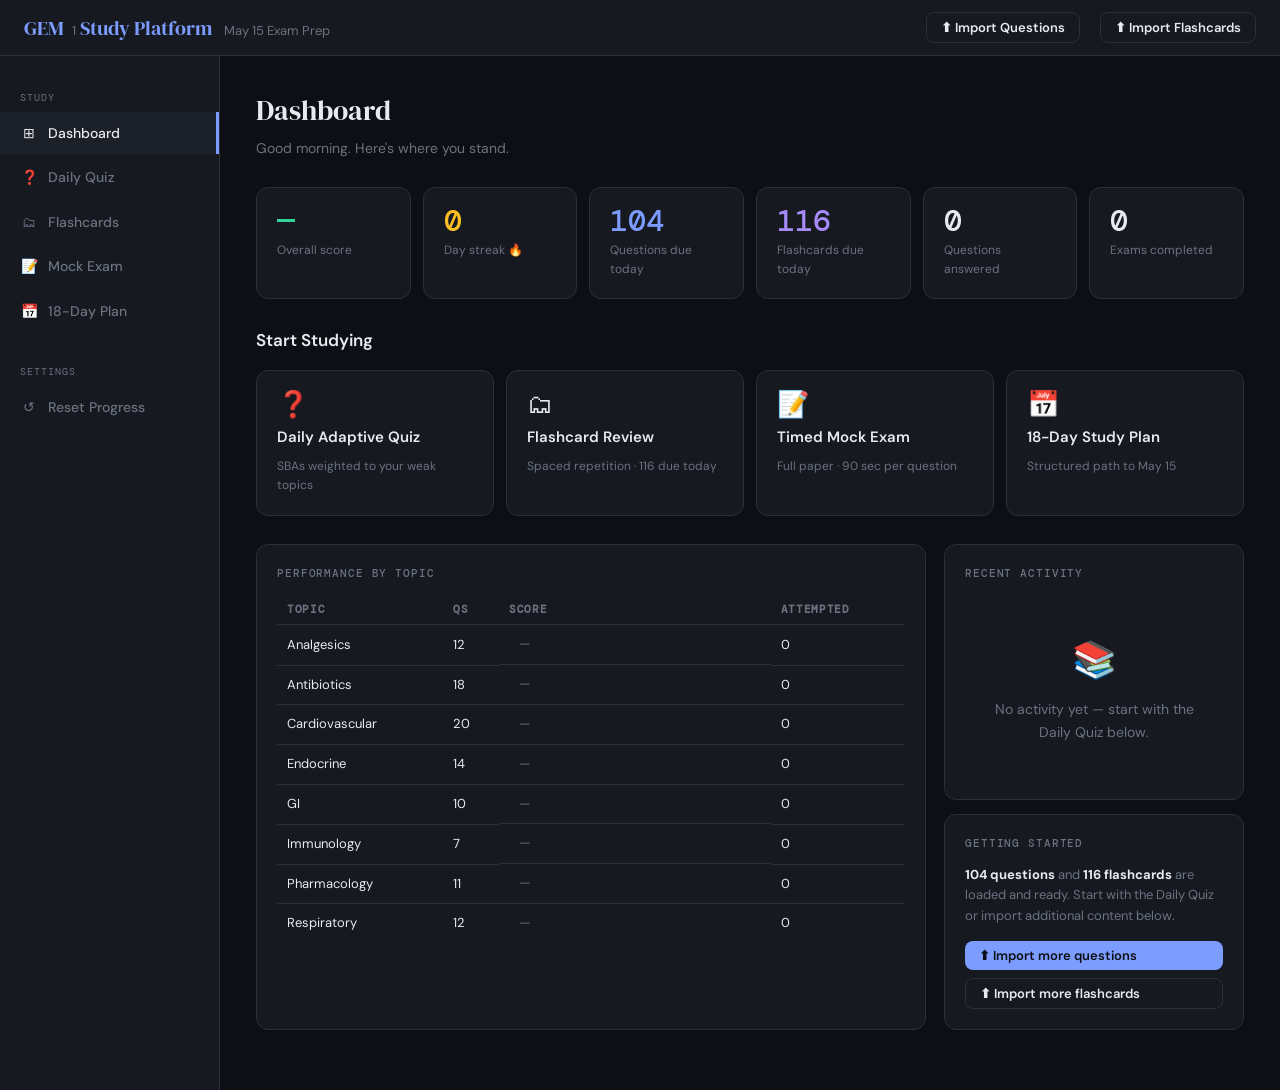
<file: index.html>
<!DOCTYPE html>
<html lang="en">
<head>
  <meta charset="UTF-8" />
  <meta name="viewport" content="width=device-width, initial-scale=1.0" />
  <title>GEM1 Study Platform</title>
  <link rel="preconnect" href="https://fonts.googleapis.com" />
  <link href="https://fonts.googleapis.com/css2?family=DM+Serif+Display:ital@0;1&family=DM+Mono:wght@400;500&family=DM+Sans:wght@300;400;500;600&display=swap" rel="stylesheet" />
  <link rel="stylesheet" href="css/styles.css" />
</head>
<body>
<div class="app-shell">

  <header class="topbar">
    <div class="logo">GEM<span>1</span> Study Platform <span>May 15 Exam Prep</span></div>
    <button class="btn btn-outline btn-sm" onclick="openImportModal('questions')">⬆ Import Questions</button>
    <button class="btn btn-outline btn-sm" style="margin-left:8px" onclick="openImportModal('flashcards')">⬆ Import Flashcards</button>
  </header>

  <nav class="sidebar">
    <div class="sidebar-section">Study</div>
    <a href="index.html" class="active"><span class="icon">⊞</span> Dashboard</a>
    <a href="quiz.html"><span class="icon">❓</span> Daily Quiz</a>
    <a href="flashcards.html"><span class="icon">🗂</span> Flashcards</a>
    <a href="exam.html"><span class="icon">📝</span> Mock Exam</a>
    <a href="schedule.html"><span class="icon">📅</span> 18-Day Plan</a>
    <div class="sidebar-section" style="margin-top:16px">Settings</div>
    <a href="#" onclick="if(confirm('Reset ALL progress? This cannot be undone.')){clearAllData();location.reload();}return false;">
      <span class="icon">↺</span> Reset Progress
    </a>
  </nav>

  <main class="main">
    <h1>Dashboard</h1>
    <p class="subtitle" id="greeting">Good to see you.</p>

    <div class="stats-grid">
      <div class="stat-tile green">
        <div class="value" id="stat-overall">—</div>
        <div class="label">Overall score</div>
      </div>
      <div class="stat-tile yellow">
        <div class="value" id="stat-streak">0</div>
        <div class="label">Day streak 🔥</div>
      </div>
      <div class="stat-tile blue">
        <div class="value" id="stat-due-q">—</div>
        <div class="label">Questions due today</div>
      </div>
      <div class="stat-tile" style="--value-color:var(--accent2)">
        <div class="value" id="stat-due-fc" style="color:var(--accent2)">—</div>
        <div class="label">Flashcards due today</div>
      </div>
      <div class="stat-tile">
        <div class="value mono" id="stat-answered">0</div>
        <div class="label">Questions answered</div>
      </div>
      <div class="stat-tile">
        <div class="value mono" id="stat-exams">0</div>
        <div class="label">Exams completed</div>
      </div>
    </div>

    <h2>Start Studying</h2>
    <div class="launch-grid">
      <a class="launch-btn" href="quiz.html">
        <div class="btn-icon">❓</div>
        <div class="btn-title">Daily Adaptive Quiz</div>
        <div class="btn-sub">SBAs weighted to your weak topics</div>
      </a>
      <a class="launch-btn" href="flashcards.html">
        <div class="btn-icon">🗂</div>
        <div class="btn-title">Flashcard Review</div>
        <div class="btn-sub">Spaced repetition · <span id="fc-due-inline">—</span> due today</div>
      </a>
      <a class="launch-btn" href="exam.html">
        <div class="btn-icon">📝</div>
        <div class="btn-title">Timed Mock Exam</div>
        <div class="btn-sub">Full paper · 90 sec per question</div>
      </a>
      <a class="launch-btn" href="schedule.html">
        <div class="btn-icon">📅</div>
        <div class="btn-title">18-Day Study Plan</div>
        <div class="btn-sub">Structured path to May 15</div>
      </a>
    </div>

    <div class="section-row">
      <div class="card">
        <div class="card-title">Performance by topic</div>
        <table class="topic-table">
          <thead>
            <tr>
              <th>Topic</th>
              <th>Qs</th>
              <th style="min-width:180px">Score</th>
              <th>Attempted</th>
            </tr>
          </thead>
          <tbody id="topic-tbody">
            <tr><td colspan="4" class="empty-state" style="padding:20px 0">Complete your first quiz to see topic stats.</td></tr>
          </tbody>
        </table>
      </div>

      <div style="display:flex;flex-direction:column;gap:14px">
        <div class="card">
          <div class="card-title">Recent activity</div>
          <div id="activity-list" class="activity-list">
            <div class="empty-state" style="padding:16px 0;font-size:13px">No activity yet.</div>
          </div>
        </div>

        <div class="card" id="import-hint">
          <div class="card-title">Getting started</div>
          <p style="font-size:13px;color:var(--muted);margin-bottom:14px">
            <strong style="color:var(--text)">104 questions</strong> and <strong style="color:var(--text)">116 flashcards</strong> are loaded and ready. Start with the Daily Quiz or import additional content below.
          </p>
          <div style="display:flex;flex-direction:column;gap:8px">
            <button class="btn btn-primary btn-sm" onclick="openImportModal('questions')">⬆ Import more questions</button>
            <button class="btn btn-outline btn-sm" onclick="openImportModal('flashcards')">⬆ Import more flashcards</button>
          </div>
        </div>
      </div>
    </div>
  </main>
</div>

<!-- Import modal -->
<div class="modal-backdrop hidden" id="import-modal">
  <div class="modal">
    <h2>Import Data</h2>
    <p>Paste a JSON array of <span id="import-type-label">items</span>.</p>
    <input type="hidden" id="import-type" value="questions" />
    <textarea id="import-textarea" placeholder='[{"id":"q001","topic":"Cardiology","stem":"...","options":{"A":"...","B":"...","C":"...","D":"...","E":"..."},"answer":"A","explanation":"..."}]'></textarea>
    <div class="error-msg" id="import-error"></div>
    <div class="modal-footer">
      <button class="btn btn-outline btn-sm" onclick="closeImportModal()">Cancel</button>
      <button class="btn btn-primary btn-sm" onclick="runImport()">Import</button>
    </div>
  </div>
</div>

<script src="js/data.js"></script>
<script src="js/storage.js"></script>
<script src="js/dashboard.js"></script>
<script>
  const hr = new Date().getHours();
  const greet = hr < 12 ? 'Good morning' : hr < 17 ? 'Good afternoon' : 'Good evening';
  document.getElementById('greeting').textContent = greet + '. Here\'s where you stand.';

  document.addEventListener('DOMContentLoaded', () => {
    document.getElementById('fc-due-inline').textContent = countDueFlashcards(FLASHCARDS);
  });
</script>
</body>
</html>
</file>
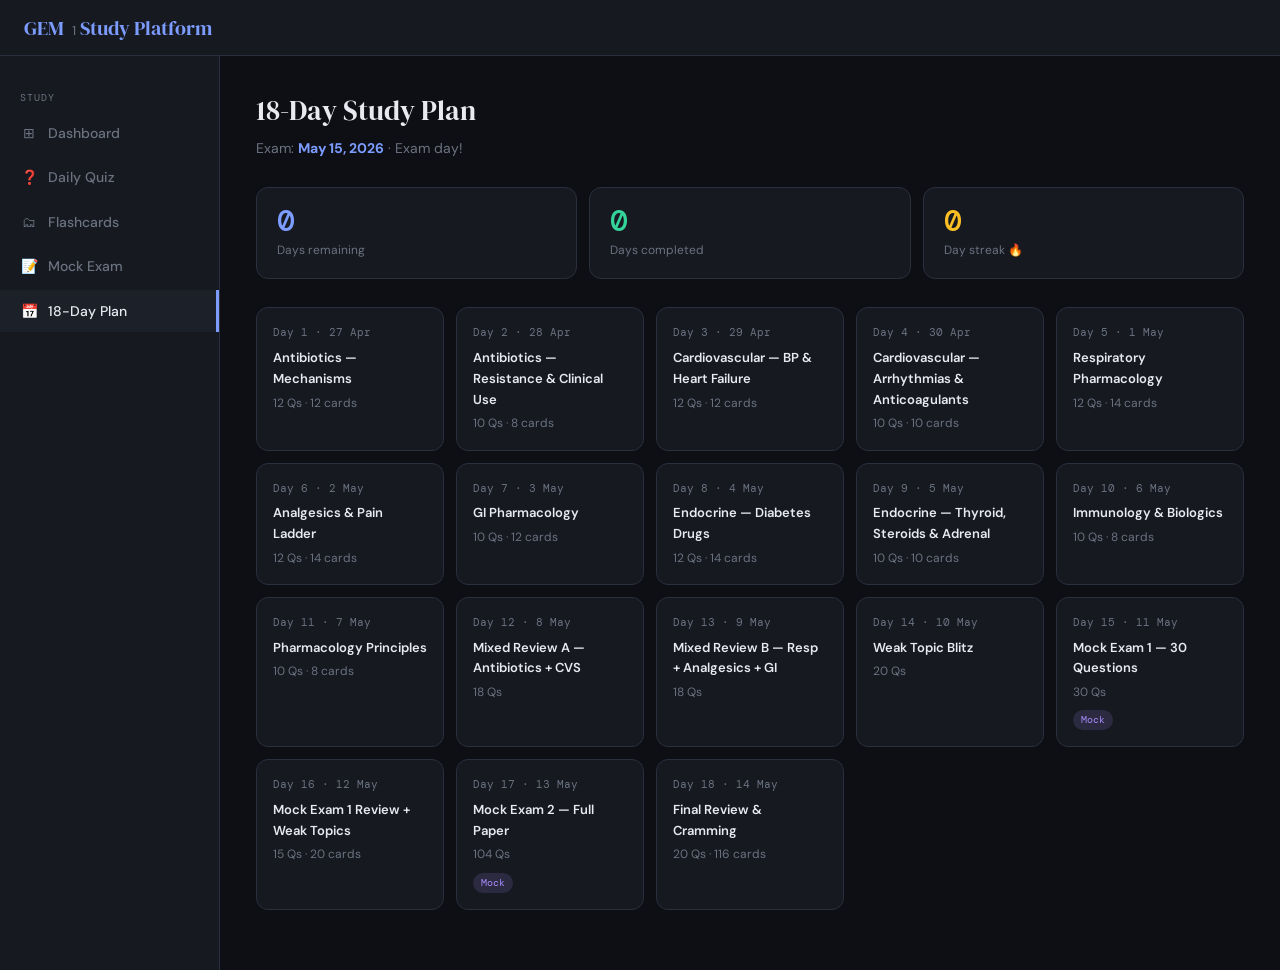
<file: schedule.html>
<!DOCTYPE html>
<html lang="en">
<head>
  <meta charset="UTF-8" />
  <meta name="viewport" content="width=device-width, initial-scale=1.0" />
  <title>18-Day Plan · GEM1</title>
  <link rel="preconnect" href="https://fonts.googleapis.com" />
  <link href="https://fonts.googleapis.com/css2?family=DM+Serif+Display:ital@0;1&family=DM+Mono:wght@400;500&family=DM+Sans:wght@300;400;500;600&display=swap" rel="stylesheet" />
  <link rel="stylesheet" href="css/styles.css" />
</head>
<body>
<div class="app-shell">
  <header class="topbar">
    <div class="logo">GEM<span>1</span> Study Platform</div>
  </header>
  <nav class="sidebar">
    <div class="sidebar-section">Study</div>
    <a href="index.html"><span class="icon">⊞</span> Dashboard</a>
    <a href="quiz.html"><span class="icon">❓</span> Daily Quiz</a>
    <a href="flashcards.html"><span class="icon">🗂</span> Flashcards</a>
    <a href="exam.html"><span class="icon">📝</span> Mock Exam</a>
    <a href="schedule.html" class="active"><span class="icon">📅</span> 18-Day Plan</a>
  </nav>
  <main class="main">
    <h1>18-Day Study Plan</h1>
    <p class="subtitle" id="plan-subtitle">Exam: <strong>May 15, 2026</strong> · Loading…</p>

    <div class="stats-grid" style="margin-bottom:28px">
      <div class="stat-tile blue">
        <div class="value" id="days-remaining">—</div>
        <div class="label">Days remaining</div>
      </div>
      <div class="stat-tile green">
        <div class="value" id="days-complete">0</div>
        <div class="label">Days completed</div>
      </div>
      <div class="stat-tile yellow">
        <div class="value" id="plan-streak">0</div>
        <div class="label">Day streak 🔥</div>
      </div>
    </div>

    <div class="schedule-grid" id="schedule-grid"></div>

    <div id="day-detail" style="display:none" class="card">
      <div id="day-detail-inner"></div>
    </div>
  </main>
</div>
<script src="js/data.js"></script>
<script src="js/storage.js"></script>
<script src="js/schedule.js"></script>
</body>
</html>
</file>
<file: css/styles.css>
@import url('https://fonts.googleapis.com/css2?family=DM+Serif+Display:ital@0;1&family=DM+Mono:wght@400;500&family=DM+Sans:wght@300;400;500;600&display=swap');

/* ── Tokens ──────────────────────────────────────────────────────────────── */
:root {
  --bg:      #0d0f14;
  --card:    #161920;
  --card2:   #1c2029;
  --border:  #2a2f3d;
  --accent:  #7c9cff;
  --accent2: #a78bfa;
  --green:   #34d399;
  --red:     #f87171;
  --yellow:  #fbbf24;
  --text:    #e8eaf0;
  --muted:   #6b7280;
  --serif:   'DM Serif Display', serif;
  --sans:    'DM Sans', sans-serif;
  --mono:    'DM Mono', monospace;
  --radius:  12px;
  --shadow:  0 4px 28px rgba(0,0,0,.5);
}

*, *::before, *::after { box-sizing: border-box; margin: 0; padding: 0; }

body {
  background: var(--bg);
  color: var(--text);
  font-family: var(--sans);
  min-height: 100vh;
  font-size: 15px;
  line-height: 1.6;
}

a { color: var(--accent); text-decoration: none; }
a:hover { text-decoration: underline; }

/* ── App shell ───────────────────────────────────────────────────────────── */
.app-shell {
  display: grid;
  grid-template-columns: 220px 1fr;
  grid-template-rows: auto 1fr;
  min-height: 100vh;
}

/* Top bar */
.topbar {
  grid-column: 1 / -1;
  display: flex;
  align-items: center;
  gap: 12px;
  padding: 0 24px;
  height: 56px;
  background: var(--card);
  border-bottom: 1px solid var(--border);
  position: sticky;
  top: 0;
  z-index: 50;
}
.topbar .logo {
  font-family: var(--serif);
  font-size: 20px;
  color: var(--accent);
  flex: 1;
}
.topbar .logo span {
  color: var(--muted);
  font-family: var(--sans);
  font-size: 13px;
  font-weight: 400;
  margin-left: 8px;
}

/* Progress bar (for quiz/exam pages) */
#progress-wrap {
  grid-column: 1 / -1;
  height: 3px;
  background: var(--border);
}
#progress-fill {
  height: 100%;
  background: linear-gradient(90deg, var(--accent), var(--accent2));
  width: 0%;
  transition: width .4s ease;
}

/* Sidebar */
.sidebar {
  background: var(--card);
  border-right: 1px solid var(--border);
  padding: 20px 0;
  display: flex;
  flex-direction: column;
  gap: 2px;
}
.sidebar a {
  display: flex;
  align-items: center;
  gap: 10px;
  padding: 10px 20px;
  color: var(--muted);
  font-size: 14px;
  font-weight: 500;
  transition: background .15s, color .15s;
}
.sidebar a:hover, .sidebar a.active {
  background: var(--card2);
  color: var(--text);
  text-decoration: none;
}
.sidebar a.active { border-right: 3px solid var(--accent); }
.sidebar .icon { width: 18px; text-align: center; font-style: normal; }
.sidebar-section {
  padding: 14px 20px 4px;
  font-family: var(--mono);
  font-size: 10px;
  text-transform: uppercase;
  letter-spacing: .1em;
  color: var(--muted);
}

/* Main */
.main {
  padding: 32px 36px;
  overflow-y: auto;
}

/* ── Typography ──────────────────────────────────────────────────────────── */
h1 { font-family: var(--serif); font-size: 28px; font-weight: 400; margin-bottom: 4px; }
h2 { font-size: 17px; font-weight: 600; margin-bottom: 16px; }
h3 { font-size: 15px; font-weight: 600; }
.subtitle { color: var(--muted); font-size: 14px; margin-bottom: 28px; }
.mono { font-family: var(--mono); }

/* ── Stat tiles ──────────────────────────────────────────────────────────── */
.stats-grid {
  display: grid;
  grid-template-columns: repeat(auto-fit, minmax(150px, 1fr));
  gap: 12px;
  margin-bottom: 28px;
}
.stat-tile {
  background: var(--card);
  border: 1px solid var(--border);
  border-radius: var(--radius);
  padding: 18px 20px;
}
.stat-tile .value {
  font-family: var(--mono);
  font-size: 30px;
  font-weight: 500;
  line-height: 1;
  margin-bottom: 5px;
}
.stat-tile .label { font-size: 12px; color: var(--muted); }
.stat-tile.green  .value { color: var(--green); }
.stat-tile.blue   .value { color: var(--accent); }
.stat-tile.yellow .value { color: var(--yellow); }
.stat-tile.purple .value { color: var(--accent2); }

/* ── Launch buttons ──────────────────────────────────────────────────────── */
.launch-grid {
  display: grid;
  grid-template-columns: repeat(auto-fit, minmax(190px, 1fr));
  gap: 12px;
  margin-bottom: 28px;
}
.launch-btn {
  display: flex;
  flex-direction: column;
  gap: 8px;
  padding: 20px;
  background: var(--card);
  border: 1px solid var(--border);
  border-radius: var(--radius);
  color: var(--text);
  cursor: pointer;
  transition: border-color .15s, background .15s;
  text-decoration: none;
}
.launch-btn:hover {
  border-color: var(--accent);
  background: var(--card2);
  text-decoration: none;
}
.launch-btn .btn-icon { font-size: 26px; line-height: 1; }
.launch-btn .btn-title { font-size: 15px; font-weight: 600; }
.launch-btn .btn-sub  { font-size: 12px; color: var(--muted); }
.launch-btn.disabled  { opacity: .45; pointer-events: none; }

/* ── Cards ───────────────────────────────────────────────────────────────── */
.card {
  background: var(--card);
  border: 1px solid var(--border);
  border-radius: var(--radius);
  padding: 20px;
}
.card-title {
  font-family: var(--mono);
  font-size: 11px;
  font-weight: 500;
  color: var(--muted);
  text-transform: uppercase;
  letter-spacing: .08em;
  margin-bottom: 12px;
}

/* ── Topic table ─────────────────────────────────────────────────────────── */
.topic-table { width: 100%; border-collapse: collapse; }
.topic-table th {
  text-align: left;
  font-family: var(--mono);
  font-size: 11px;
  color: var(--muted);
  text-transform: uppercase;
  letter-spacing: .06em;
  padding: 6px 10px;
  border-bottom: 1px solid var(--border);
}
.topic-table td {
  padding: 9px 10px;
  font-size: 13px;
  border-bottom: 1px solid var(--border);
  vertical-align: middle;
}
.topic-table tr:last-child td { border-bottom: none; }

.bar-wrap {
  background: var(--card2);
  border-radius: 99px;
  height: 6px;
  min-width: 100px;
  overflow: hidden;
}
.bar-fill {
  height: 100%;
  border-radius: 99px;
  background: var(--accent);
  transition: width .5s ease;
}
.bar-fill.good  { background: var(--green); }
.bar-fill.ok    { background: var(--yellow); }
.bar-fill.poor  { background: var(--red); }

.pct { font-family: var(--mono); font-size: 12px; min-width: 36px; text-align: right; }
.pct.good  { color: var(--green); }
.pct.ok    { color: var(--yellow); }
.pct.poor  { color: var(--red); }

/* ── Activity feed ───────────────────────────────────────────────────────── */
.activity-list { display: flex; flex-direction: column; gap: 10px; }
.activity-item { display: flex; align-items: center; gap: 10px; font-size: 13px; color: var(--muted); }
.a-dot { width: 7px; height: 7px; border-radius: 50%; background: var(--accent); flex-shrink: 0; }
.a-dot.green  { background: var(--green); }
.a-dot.yellow { background: var(--yellow); }
.a-dot.purple { background: var(--accent2); }
.activity-item strong { color: var(--text); }

/* ── Section row ─────────────────────────────────────────────────────────── */
.section-row {
  display: grid;
  grid-template-columns: 1fr 300px;
  gap: 18px;
  margin-bottom: 28px;
}

/* ── Buttons ─────────────────────────────────────────────────────────────── */
.btn {
  display: inline-flex;
  align-items: center;
  gap: 7px;
  padding: 9px 18px;
  border-radius: 8px;
  font-family: var(--sans);
  font-size: 14px;
  font-weight: 600;
  cursor: pointer;
  border: none;
  transition: opacity .15s, transform .1s;
}
.btn:active { transform: scale(.97); }
.btn-primary { background: var(--accent); color: #0d0f14; }
.btn-primary:hover { opacity: .88; }
.btn-outline {
  background: transparent;
  border: 1px solid var(--border);
  color: var(--text);
}
.btn-outline:hover { border-color: var(--accent); color: var(--accent); }
.btn-sm { padding: 6px 14px; font-size: 13px; }

/* ── Cat filter pills ────────────────────────────────────────────────────── */
.cat-bar {
  display: flex;
  gap: 8px;
  flex-wrap: wrap;
  margin-bottom: 28px;
}
.cat-btn {
  padding: 5px 14px;
  border-radius: 20px;
  border: 1px solid var(--border);
  background: transparent;
  color: var(--muted);
  font-family: var(--mono);
  font-size: 11px;
  cursor: pointer;
  transition: all .2s;
  text-transform: uppercase;
  letter-spacing: .06em;
}
.cat-btn:hover, .cat-btn.active {
  border-color: var(--accent);
  color: var(--accent);
  background: rgba(124,156,255,.08);
}

/* ── Question card ───────────────────────────────────────────────────────── */
.question-card {
  background: var(--card);
  border: 1px solid var(--border);
  border-radius: 16px;
  padding: 36px 40px 32px;
  animation: fadeSlide .3s ease;
}
@keyframes fadeSlide {
  from { opacity: 0; transform: translateY(10px); }
  to   { opacity: 1; transform: translateY(0); }
}
.q-meta {
  display: flex;
  justify-content: space-between;
  align-items: center;
  margin-bottom: 20px;
}
.q-tag {
  font-family: var(--mono);
  font-size: 11px;
  color: var(--accent2);
  text-transform: uppercase;
  letter-spacing: .08em;
  background: rgba(167,139,250,.1);
  padding: 3px 10px;
  border-radius: 10px;
}
.q-num {
  font-family: var(--mono);
  font-size: 12px;
  color: var(--muted);
}
.question-text {
  font-size: 18px;
  line-height: 1.65;
  margin-bottom: 28px;
}
.options { display: flex; flex-direction: column; gap: 10px; }
.option {
  background: var(--card2);
  border: 1.5px solid var(--border);
  border-radius: 10px;
  padding: 14px 18px;
  cursor: pointer;
  display: flex;
  align-items: flex-start;
  gap: 14px;
  transition: all .15s;
  font-size: 15px;
  line-height: 1.5;
}
.option:hover:not(.disabled) {
  border-color: var(--accent);
  background: rgba(124,156,255,.06);
}
.option-letter {
  font-family: var(--mono);
  font-size: 12px;
  font-weight: 500;
  color: var(--muted);
  min-width: 20px;
  margin-top: 2px;
}
.option.correct { border-color: var(--green); background: rgba(52,211,153,.08); }
.option.correct .option-letter { color: var(--green); }
.option.wrong   { border-color: var(--red);   background: rgba(248,113,113,.08); }
.option.wrong   .option-letter { color: var(--red); }
.option.disabled { cursor: default; }

/* ── Explanation box ─────────────────────────────────────────────────────── */
.explanation {
  display: none;
  margin-top: 22px;
  background: rgba(124,156,255,.05);
  border: 1px solid rgba(124,156,255,.2);
  border-radius: 10px;
  padding: 16px 20px;
}
.exp-label {
  font-family: var(--mono);
  font-size: 11px;
  text-transform: uppercase;
  letter-spacing: .07em;
  color: var(--accent);
  margin-bottom: 8px;
}
.explanation p { font-size: 14px; color: var(--text); line-height: 1.6; }
#next-btn {
  display: none;
  margin-top: 20px;
  padding: 12px 28px;
  background: var(--accent);
  color: #0d0f14;
  border: none;
  border-radius: 8px;
  font-family: var(--sans);
  font-size: 14px;
  font-weight: 600;
  cursor: pointer;
  transition: opacity .15s;
}
#next-btn:hover { opacity: .85; }

/* ── Results screen ──────────────────────────────────────────────────────── */
.results-screen { text-align: center; padding: 40px 20px; animation: fadeSlide .3s ease; }
.results-screen h2 {
  font-family: var(--serif);
  font-size: 26px;
  font-weight: 400;
  margin-bottom: 8px;
}
.big-score {
  font-family: var(--mono);
  font-size: 72px;
  font-weight: 500;
  line-height: 1;
  margin: 20px 0 8px;
  background: linear-gradient(135deg, var(--accent), var(--accent2));
  -webkit-background-clip: text;
  -webkit-text-fill-color: transparent;
}
.result-sub { font-size: 14px; color: var(--muted); margin-bottom: 28px; }
.result-breakdown {
  display: flex;
  justify-content: center;
  gap: 40px;
  margin-bottom: 32px;
}
.breakdown-item .val {
  font-family: var(--mono);
  font-size: 36px;
  font-weight: 500;
  line-height: 1;
}
.breakdown-item .lbl { font-size: 13px; color: var(--muted); margin-top: 4px; }
.val.green { color: var(--green); }
.val.red   { color: var(--red); }
.restart-btn {
  display: inline-block;
  padding: 12px 24px;
  border-radius: 8px;
  background: var(--accent);
  color: #0d0f14;
  border: none;
  font-family: var(--sans);
  font-size: 14px;
  font-weight: 600;
  cursor: pointer;
  margin: 6px;
  transition: opacity .15s;
}
.restart-btn:hover { opacity: .85; }
.restart-btn.outline {
  background: transparent;
  border: 1.5px solid var(--border);
  color: var(--text);
}
.restart-btn.outline:hover { border-color: var(--accent); color: var(--accent); }

/* ── Flashcard ───────────────────────────────────────────────────────────── */
.fc-container { max-width: 680px; margin: 0 auto; }
.fc-card-wrap {
  perspective: 1000px;
  height: 260px;
  margin-bottom: 24px;
  cursor: pointer;
}
.fc-card {
  width: 100%;
  height: 100%;
  position: relative;
  transform-style: preserve-3d;
  transition: transform .5s ease;
  border-radius: 16px;
}
.fc-card.flipped { transform: rotateY(180deg); }
.fc-face {
  position: absolute;
  inset: 0;
  backface-visibility: hidden;
  border-radius: 16px;
  background: var(--card);
  border: 1px solid var(--border);
  display: flex;
  flex-direction: column;
  align-items: center;
  justify-content: center;
  padding: 36px 40px;
  text-align: center;
}
.fc-face.back { transform: rotateY(180deg); background: var(--card2); }
.fc-face .fc-label {
  font-family: var(--mono);
  font-size: 10px;
  text-transform: uppercase;
  letter-spacing: .1em;
  color: var(--accent2);
  margin-bottom: 16px;
}
.fc-face .fc-text { font-size: 18px; line-height: 1.6; }
.fc-face.back .fc-text { font-size: 15px; color: var(--text); }
.fc-hint {
  text-align: center;
  font-family: var(--mono);
  font-size: 12px;
  color: var(--muted);
  margin-bottom: 20px;
}
.fc-grade-row {
  display: flex;
  justify-content: center;
  gap: 10px;
  margin-bottom: 24px;
}
.grade-btn {
  padding: 10px 20px;
  border-radius: 8px;
  border: 1.5px solid var(--border);
  background: transparent;
  color: var(--text);
  font-family: var(--sans);
  font-size: 13px;
  font-weight: 600;
  cursor: pointer;
  transition: all .15s;
}
.grade-btn.again { border-color: var(--red);    color: var(--red); }
.grade-btn.again:hover { background: rgba(248,113,113,.1); }
.grade-btn.hard  { border-color: var(--yellow); color: var(--yellow); }
.grade-btn.hard:hover  { background: rgba(251,191,36,.1); }
.grade-btn.good  { border-color: var(--green);  color: var(--green); }
.grade-btn.good:hover  { background: rgba(52,211,153,.1); }
.grade-btn.easy  { border-color: var(--accent); color: var(--accent); }
.grade-btn.easy:hover  { background: rgba(124,156,255,.1); }
.fc-progress {
  text-align: center;
  font-family: var(--mono);
  font-size: 13px;
  color: var(--muted);
}

/* ── Exam timer ──────────────────────────────────────────────────────────── */
.timer-bar {
  display: flex;
  align-items: center;
  gap: 16px;
  margin-bottom: 24px;
  padding: 12px 20px;
  background: var(--card);
  border: 1px solid var(--border);
  border-radius: 10px;
}
.timer-val {
  font-family: var(--mono);
  font-size: 22px;
  font-weight: 500;
  color: var(--accent);
  min-width: 60px;
}
.timer-val.warning { color: var(--yellow); }
.timer-val.danger  { color: var(--red); }
.timer-progress-wrap {
  flex: 1;
  background: var(--card2);
  border-radius: 99px;
  height: 6px;
  overflow: hidden;
}
.timer-progress-fill {
  height: 100%;
  border-radius: 99px;
  background: var(--accent);
  transition: width 1s linear, background .5s;
}

/* ── Schedule page ───────────────────────────────────────────────────────── */
.schedule-grid {
  display: grid;
  grid-template-columns: repeat(auto-fill, minmax(180px, 1fr));
  gap: 12px;
  margin-bottom: 28px;
}
.day-card {
  background: var(--card);
  border: 1px solid var(--border);
  border-radius: var(--radius);
  padding: 16px;
  cursor: pointer;
  transition: border-color .15s;
}
.day-card:hover { border-color: var(--accent); }
.day-card.today { border-color: var(--accent); background: rgba(124,156,255,.06); }
.day-card.done  { border-color: var(--green);  background: rgba(52,211,153,.05); }
.day-card.locked{ opacity: .4; pointer-events: none; }
.day-num {
  font-family: var(--mono);
  font-size: 11px;
  color: var(--muted);
  margin-bottom: 6px;
}
.day-card.today .day-num { color: var(--accent); }
.day-card.done  .day-num { color: var(--green); }
.day-title { font-size: 13px; font-weight: 600; margin-bottom: 4px; }
.day-sub   { font-size: 12px; color: var(--muted); }
.day-badge {
  display: inline-block;
  margin-top: 8px;
  padding: 2px 8px;
  border-radius: 99px;
  font-family: var(--mono);
  font-size: 10px;
}
.day-badge.done   { background: rgba(52,211,153,.15);  color: var(--green); }
.day-badge.today  { background: rgba(124,156,255,.15); color: var(--accent); }
.day-badge.mock   { background: rgba(167,139,250,.15); color: var(--accent2); }

/* ── Resources section in explanation ────────────────────────────────────── */
.exp-resources {
  margin-top: 16px;
  padding-top: 14px;
  border-top: 1px solid var(--border);
}
.exp-res-label {
  font-family: var(--mono);
  font-size: 10px;
  text-transform: uppercase;
  letter-spacing: .08em;
  color: var(--accent2);
  margin-bottom: 8px;
}
.exp-res-item {
  font-size: 13px;
  color: var(--muted);
  line-height: 1.5;
  margin-bottom: 4px;
  padding: 4px 0;
}
.exp-res-item strong { color: var(--text); }

/* ── Import modal ────────────────────────────────────────────────────────── */
.modal-backdrop {
  position: fixed; inset: 0;
  background: rgba(0,0,0,.7);
  display: flex; align-items: center; justify-content: center;
  z-index: 100;
}
.modal-backdrop.hidden { display: none; }
.modal {
  background: var(--card);
  border: 1px solid var(--border);
  border-radius: var(--radius);
  padding: 28px;
  width: min(520px, 94vw);
  box-shadow: var(--shadow);
}
.modal h2 { margin-bottom: 6px; }
.modal p  { color: var(--muted); font-size: 13px; margin-bottom: 14px; }
.modal textarea {
  width: 100%;
  height: 160px;
  background: var(--bg);
  border: 1px solid var(--border);
  border-radius: 7px;
  color: var(--text);
  font-family: var(--mono);
  font-size: 12px;
  padding: 12px;
  resize: vertical;
  margin-bottom: 10px;
}
.modal textarea:focus { outline: 1px solid var(--accent); }
.modal-footer { display: flex; justify-content: flex-end; gap: 10px; }
.error-msg { color: var(--red); font-size: 13px; min-height: 18px; margin-bottom: 8px; }

/* ── Badges ──────────────────────────────────────────────────────────────── */
.badge {
  display: inline-block;
  padding: 2px 9px;
  border-radius: 99px;
  font-family: var(--mono);
  font-size: 11px;
}
.badge-green  { background: rgba(52,211,153,.15);  color: var(--green); }
.badge-red    { background: rgba(248,113,113,.15);  color: var(--red); }
.badge-yellow { background: rgba(251,191,36,.15);   color: var(--yellow); }
.badge-blue   { background: rgba(124,156,255,.15);  color: var(--accent); }
.badge-purple { background: rgba(167,139,250,.15);  color: var(--accent2); }

/* ── Empty state ─────────────────────────────────────────────────────────── */
.empty-state {
  text-align: center;
  padding: 36px 16px;
  color: var(--muted);
  font-size: 14px;
}
.empty-icon { font-size: 36px; margin-bottom: 10px; }

/* ── Exam start screen ───────────────────────────────────────────────────── */
.exam-start {
  max-width: 560px;
  margin: 0 auto;
  text-align: center;
  padding: 40px 20px;
}
.exam-start h1 { margin-bottom: 10px; }
.exam-start p  { color: var(--muted); font-size: 15px; margin-bottom: 32px; }
.exam-config {
  display: flex;
  gap: 12px;
  justify-content: center;
  flex-wrap: wrap;
  margin-bottom: 28px;
}
.config-card {
  flex: 1;
  min-width: 140px;
  max-width: 180px;
  background: var(--card);
  border: 1px solid var(--border);
  border-radius: var(--radius);
  padding: 16px;
  cursor: pointer;
  transition: border-color .15s;
}
.config-card.selected { border-color: var(--accent); background: rgba(124,156,255,.07); }
.config-card .cfg-val {
  font-family: var(--mono);
  font-size: 24px;
  font-weight: 500;
  color: var(--accent);
  margin-bottom: 4px;
}
.config-card .cfg-lbl { font-size: 13px; color: var(--muted); }

/* ── Responsive ──────────────────────────────────────────────────────────── */
@media (max-width: 900px) {
  .app-shell { grid-template-columns: 1fr; }
  .sidebar { display: none; }
  .main { padding: 20px 16px; }
  .question-card { padding: 24px 20px; }
  .section-row { grid-template-columns: 1fr; }
}
</file>
